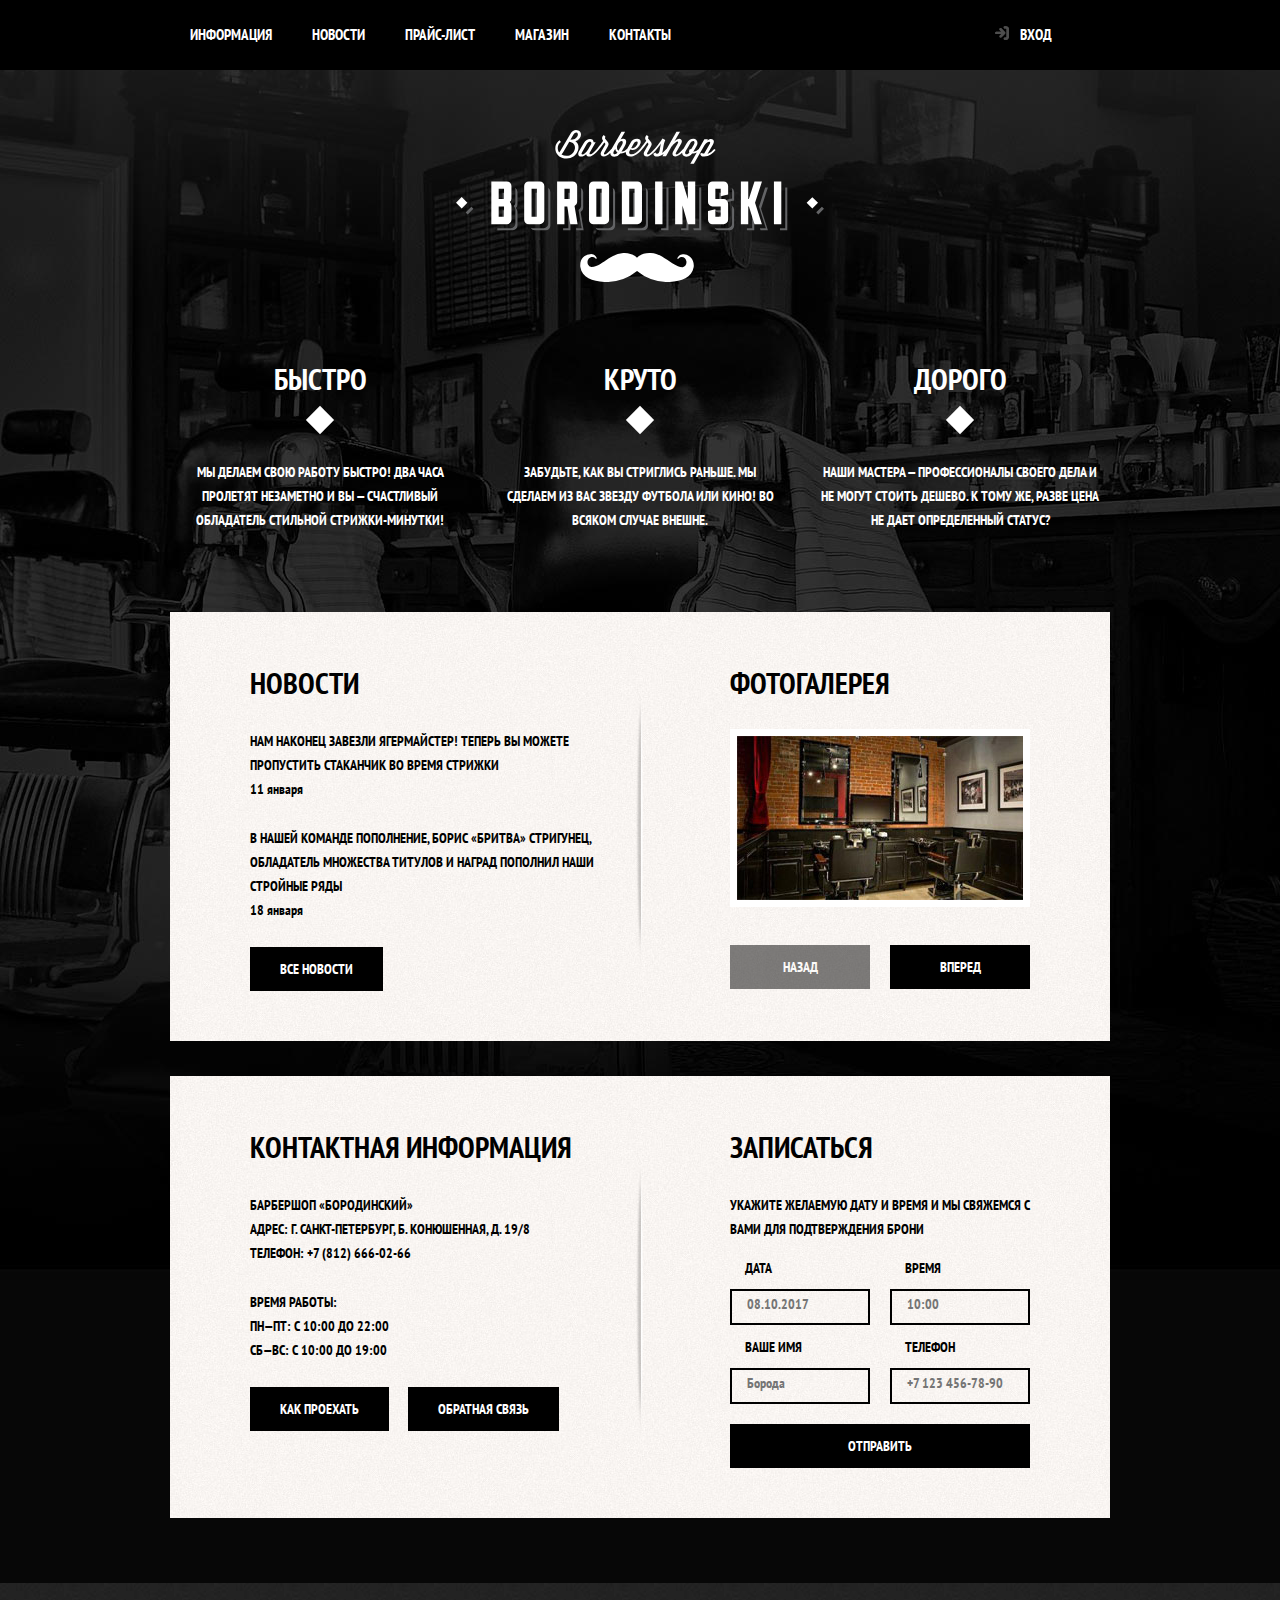
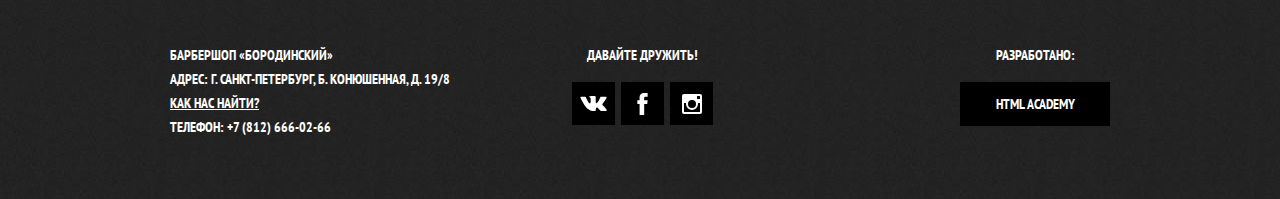
<file: index.html>
<!DOCTYPE html>
<html lang="ru">
  <head>
    <meta charset="UTF-8">
    <title>Барбершоп «Бородинский»</title>
    <link href="https://fonts.googleapis.com/css?family=PT+Sans+Narrow:400,700&amp;subset=cyrillic" rel="stylesheet">
    <link href="css/normalize.css" rel="stylesheet">
    <link href="css/style.css" rel="stylesheet">

  </head>
<body>
    <header class="main-header">
        <nav class="main-navigation">
            <a class="main-header-logo">
                <img src="img/index-logo.svg" width="368" height="153" alt="Логотип барбершопа «Бородинский»">
            </a>
            <div class="main-navigation-wrapper">
              <div class="container">
                <ul class="site-navigation">
                    <li>
                        <a href="info.html">Информация</a>
                    </li>
                    <li>
                        <a href="news.html">Новости</a>
                    </li>
                    <li>
                        <a href="price.html">Прайс-лист</a>
                    </li>
                    <li>
                        <a href="catalog.html">Магазин</a>
                    </li>
                    <li>
                        <a href="contacts.html">Контакты</a>
                    </li>
                </ul>
                <ul class="user-navigation">
                    <li>
                        <a onclick="return false" class="login-link" href="login.html">Вход</a>
                    </li>
                </ul>
              </div>
            </div>
        </nav>
    </header>
    <main >
        <div class="container">
        <h1 class="visually-hidden">Барбершоп «Бородинский»</h1>

        <section class="features">
            <h2 class="visually-hidden">Преимущества</h2>
            <ul class="features-list">
                <li class="feature-item">
                    <h3>Быстро</h3>
                    <p>Мы делаем свою работу быстро! Два часа пролетят незаметно и вы — счастливый обладатель стильной стрижки-минутки!</p>
                </li>
                <li class="feature-item">
                    <h3>Круто</h3>
                    <p>Забудьте, как вы стриглись раньше. Мы сделаем из вас звезду футбола или кино! Во всяком случае внешне.</p>
                </li>
                <li class="feature-item">
                    <h3>Дорого</h3>
                    <p>Наши мастера — профессионалы своего дела и не могут стоить дешево. К тому же, разве цена не дает определенный
                        статус?</p>
                </li>
            </ul>
        </section>

        <div class="index-columns">
        <section class="news">
            <h2>Новости</h2>
            <ul class="news-list">
                <li class="news-item">
                    <p>Нам наконец завезли Ягермайстер! Теперь вы можете пропустить стаканчик во время стрижки</p>
                    <time datetime="2016-01-11">11 января</time>
                </li>
                <li class="news-item">
                    <p>В нашей команде пополнение, Борис «Бритва» Стригунец, обладатель множества титулов и наград пополнил
                        наши стройные ряды</p>
                    <time datetime="2016-01-18">18 января</time>
                </li>
            </ul>
            <a class="button" href="news.html">Все новости</a>
        </section>

          <section class="gallery">
              <h2>Фотогалерея</h2>
              <div class="gallery-container">
                <figure class="gallery-content">
                    <a href="#">
                        <img src="img/studio.jpg" width="286" height="164" alt="Интерьер">
                    </a>
                </figure>
                <button class="button gallery-button gallery-button-back" type="button" disabled>Назад</button>
                <button class="button gallery-button gallery-button-next" type="button">Вперед</button>
              </div>
          </section>
        </div>
        
        <div class="index-columns">
        <section class="contacts">
            <h2>Контактная информация</h2>
            <p>
                Барбершоп «Бородинский»
                <br> Адрес: г. Санкт-Петербург, Б. Конюшенная, д. 19/8
                <br> Телефон: +7 (812) 666-02-66
            </p>
            <p>
                Время работы:
                <br> пн—пт: с 10:00 до 22:00
                <br> сб—вс: с 10:00 до 19:00
            </p>
            <a class="button contacts-button-map" href="map.html">Как проехать</a>
            <a class="button" href="contacts.html">Обратная связь</a>
        </section>

        <section class="appointment">
            <h2>Записаться</h2>
            <p class="appointment-info">Укажите желаемую дату и время и мы свяжемся с вами для подтверждения брони</p>
            <form class="appointment-form" action="https://echo.htmlacademy.ru" method="post">
                <p class="appointment-item">
                    <label for="appointment-date">Дата</label>
                    <input id="appointment-date" type="text" name="date" value="" placeholder="08.10.2017">
                </p>
                <p class="appointment-item">
                    <label for="appointment-time">Время</label>
                    <input id="appointment-time" type="text" name="time" value="" placeholder="10:00">
                </p>
                <p class="appointment-item">
                    <label for="appointment-name">Ваше имя</label>
                    <input id="appointment-name" type="text" name="name" value="" placeholder="Борода">
                </p>
                <p class="appointment-item">
                    <label for="appointment-phone">Телефон</label>
                    <input id="appointment-phone" type="tel" name="phone" value="" placeholder="+7 123 456-78-90">
                </p>
                <button class="button" type="submit">Отправить</button>
            </form>
        </section>
        </div>
      </div>
    </main>
    <footer class="main-footer">
        <div class="container">
          <p class="footer-contacts">
              Барбершоп «Бородинский»
              <br> Адрес: г. Санкт-Петербург, Б. Конюшенная, д. 19/8
              <br>
              <a href="map.html">Как нас найти?</a>
              <br> Телефон: +7 (812) 666-02-66
          </p>
          <div class="footer-social">
              <b>Давайте дружить!</b>
              <ul>
                  <li>
                      <a class="social-button" href="#"><span class="visually-hidden">Вконтакте</span>
                        <svg xmlns="http://www.w3.org/2000/svg" width="27" height="15" viewBox="0 0 26.14 14.91"><path d="M26 13.47l-.09-.17a13.55 13.55 0 0 0-2.6-3q-.87-.83-1.1-1.12A1 1 0 0 1 22 8a10.27 10.27 0 0 1 1.22-1.78l.88-1.16q2.35-3.13 2-4L26 .94a.8.8 0 0 0-.4-.22 2.14 2.14 0 0 0-.87 0h-3.92a.51.51 0 0 0-.27 0h-.3a.6.6 0 0 0-.15.14.93.93 0 0 0-.14.24 22.22 22.22 0 0 1-1.46 3.06q-.5.84-.93 1.46a7 7 0 0 1-.71.91 4.94 4.94 0 0 1-.52.47q-.23.18-.35.15l-.23-.05a.9.9 0 0 1-.31-.33 1.49 1.49 0 0 1-.16-.53V1.6a3.14 3.14 0 0 0 0-.62 2.12 2.12 0 0 0-.14-.44.73.73 0 0 0-.28-.33 1.57 1.57 0 0 0-.46-.18A9 9 0 0 0 12.57 0a8.93 8.93 0 0 0-3.25.33 1.83 1.83 0 0 0-.52.41q-.25.3-.07.33a1.67 1.67 0 0 1 1.16.59l.08.16a2.6 2.6 0 0 1 .19.63 6.32 6.32 0 0 1 .12 1 10.59 10.59 0 0 1 0 1.7q-.07.71-.13 1.1a2.21 2.21 0 0 1-.18.64 2.69 2.69 0 0 1-.16.3l-.07.07a1 1 0 0 1-.37.07.86.86 0 0 1-.46-.19 3.27 3.27 0 0 1-.56-.52 7 7 0 0 1-.66-.93q-.37-.6-.76-1.42l-.22-.39q-.2-.38-.56-1.11t-.62-1.43A.9.9 0 0 0 5.2.9h-.07a.93.93 0 0 0-.22-.16A1.44 1.44 0 0 0 4.6.65L.87.68A1 1 0 0 0 .1.94L0 1a.44.44 0 0 0 0 .22 1.08 1.08 0 0 0 .08.37Q.9 3.53 1.86 5.31t1.66 2.87Q4.23 9.27 5 10.24t1 1.24l.37.41.34.33a8.06 8.06 0 0 0 1 .78 16.34 16.34 0 0 0 1.4.9 7.6 7.6 0 0 0 1.79.72 6.19 6.19 0 0 0 2 .22h1.57a1.08 1.08 0 0 0 .72-.3l.05-.07a.9.9 0 0 0 .1-.25 1.38 1.38 0 0 0 0-.37 4.48 4.48 0 0 1 .09-1.05 2.77 2.77 0 0 1 .23-.71 1.74 1.74 0 0 1 .29-.4 1.19 1.19 0 0 1 .23-.2h.11a.86.86 0 0 1 .77.21 4.52 4.52 0 0 1 .83.79q.39.47.93 1.05a6.41 6.41 0 0 0 1 .87l.27.16a3.31 3.31 0 0 0 .71.3 1.53 1.53 0 0 0 .76.07l3.48-.05a1.58 1.58 0 0 0 .8-.17.68.68 0 0 0 .34-.37 1.06 1.06 0 0 0 0-.46 1.71 1.71 0 0 0-.1-.36z" fill="#fff"/></svg>
                      </a>
                  </li>
                  <li>
                      <a class="social-button" href="#"><span class="visually-hidden">Фейсбук</span>
                        <svg xmlns="http://www.w3.org/2000/svg" width="19" height="22" viewBox="0 0 10.15 21.74"><path d="M3.34 1.12A4.77 4.77 0 0 1 6.53 0h3.61v3.81H7.81a1.07 1.07 0 0 0-1.09.83v2.55h3.42c-.08 1.23-.24 2.45-.41 3.67h-3v10.87H2.21V10.86H0V7.21h2.19V3.66a3.83 3.83 0 0 1 1.15-2.54z" fill="#fff"/></svg>
                      </a>
                  </li>
                  <li>
                      <a class="social-button" href="#"><span class="visually-hidden">Инстаграм</span>
                        <svg xmlns="http://www.w3.org/2000/svg" width="20" height="20" viewBox="0 0 20 20"><path d="M18 0H2a2 2 0 0 0-2 2v16a2 2 0 0 0 2 2h16a2 2 0 0 0 2-2V2a2 2 0 0 0-2-2zm-8 6a4 4 0 1 1-4 4 4 4 0 0 1 4-4zM2.5 18a.47.47 0 0 1-.5-.5V9h2.1a3.4 3.4 0 0 0-.1 1 6 6 0 1 0 12 0 3.4 3.4 0 0 0-.1-1H18v8.5a.47.47 0 0 1-.5.5zM18 4.5a.47.47 0 0 1-.5.5h-2a.47.47 0 0 1-.5-.5v-2a.47.47 0 0 1 .5-.5h2a.47.47 0 0 1 .5.5z" fill="#fff"/></svg>
                      </a>
                  </li>
              </ul>
          </div>
          <p class="footer-copyright">
              <b>Разработано:</b>
              <a class="button" href="https://htmlacademy.ru">HTML Academy</a>
        </p>
        </div>
    </footer>

    <section class="modal modal-login ">
        <h2>Личный кабинет</h2>
        <p class="modal-description">Введите свой логин и пароль.</p>
        <form class="login-form" action="https://echo.htmlacademy.ru" method="post">
            <p>
                <label class="visually-hidden" for="user-login">Логин</label>
                <input class="login-icon-user" id="user-login" type="text" name="login" placeholder="Логин">
            </p>
            <p>
                <label class="visually-hidden" for="user-password">Пароль</label>
                <input class="login-icon-password" id="user-password" type="password" name="password" placeholder="Пароль">
            </p>
            <p class="login-help">
                <label class="login-checkbox">
                    <input type="checkbox" name="remember" class="visually-hidden">
                    <span class="checkbox-indicator"></span>
                    Запомните меня
                </label>
                <a class="restore" href="#">Я забыл пароль!</a>
            </p>
            <button class="button" type="submit">Войти</button>
        </form>
        <button class="modal-close" type="button">Закрыть</button>
    </section>

    <section class="modal modal-map">
        <h2 class="visually-hidden">Как до нас добраться</h2>
        <iframe src="https://www.google.com/maps/embed?pb=!1m18!1m12!1m3!1d1998.6117229570311!2d30.322478770456165!3d59.938584809965896!2m3!1f0!2f0!3f0!3m2!1i1024!2i768!4f13.1!3m3!1m2!1s0x4696310fca145cc1%3A0x42b32648d8238007!2z0JHQvtC70YzRiNCw0Y8g0JrQvtC90Y7RiNC10L3QvdCw0Y8g0YPQuy4sIDE5LzgsINCh0LDQvdC60YIt0J_QtdGC0LXRgNCx0YPRgNCzLCDQoNC-0YHRgdC40Y8sIDE5MTE4Ng!5e0!3m2!1sru!2ses!4v1540327232630" width="766" height="560"  allowfullscreen></iframe>
        <p>
            <img src="img/map.jpg" width="766" height="560" alt="Офис компании по адресу ул. Большая Конюшенная 19/8, Санкт-Петербург">
        </p>
        <button class="modal-close" type="button">Закрыть</button>
    </section>

<script src="script.js"></script>
</body>

</html>
</file>
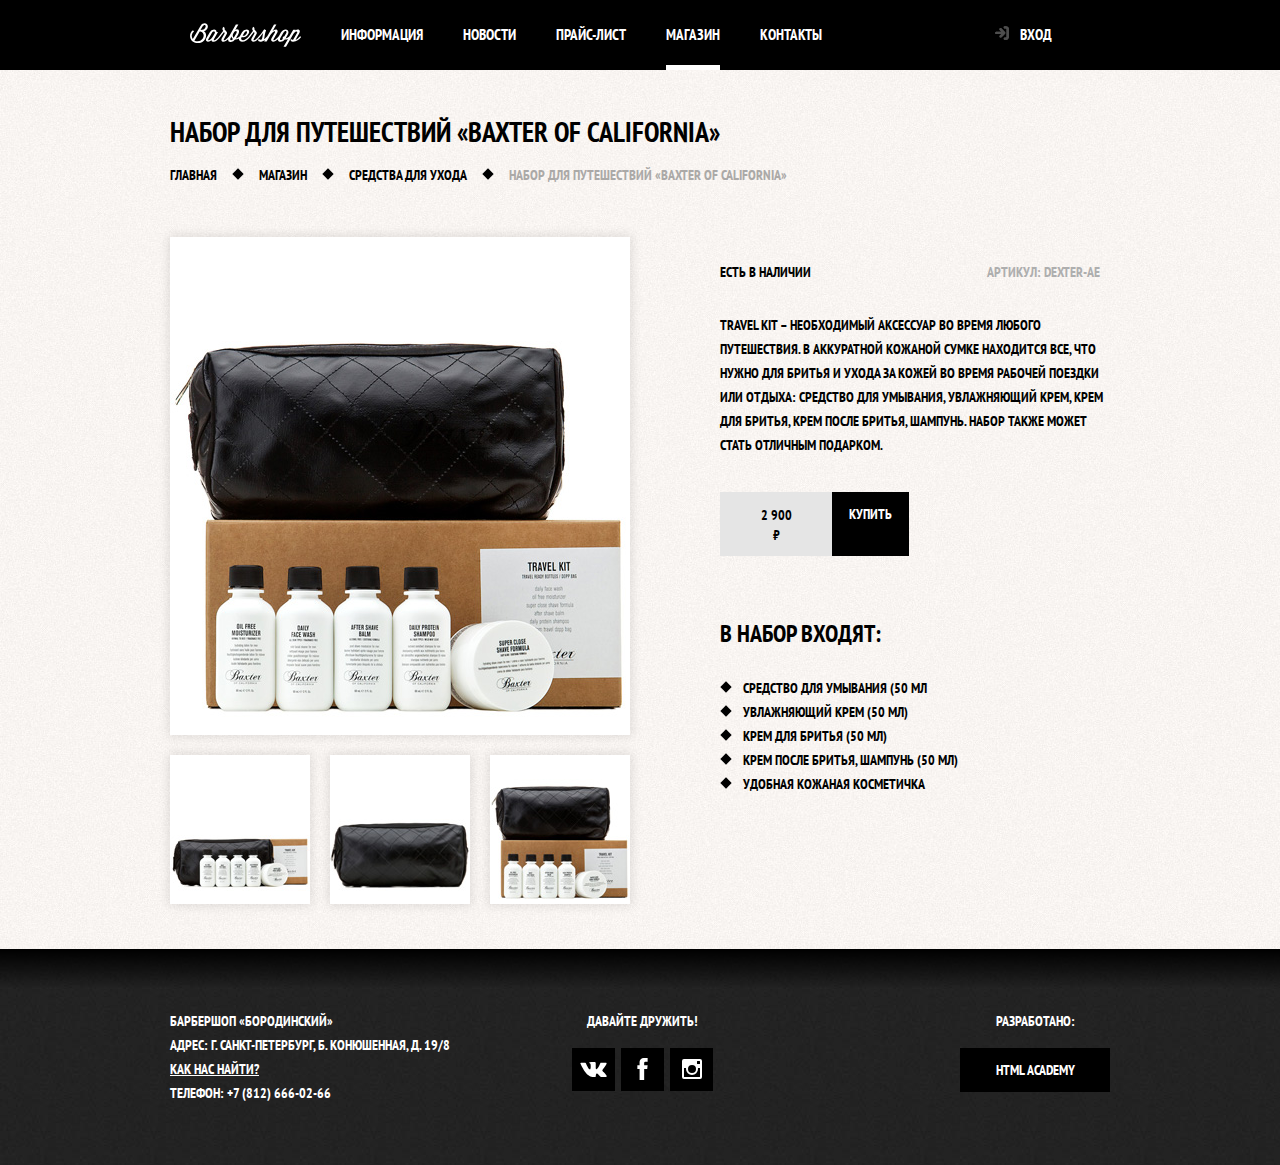
<file: catalog-item.html>
<!DOCTYPE html>
<html lang="ru">
<head>
    <meta charset="UTF-8">
    <title>Барбершоп «Бородинский»</title>
    <link href="https://fonts.googleapis.com/css?family=PT+Sans+Narrow:400,700&amp;subset=cyrillic" rel="stylesheet">
    <link href="css/normalize.css" rel="stylesheet">
    <link href="css/style.css" rel="stylesheet">
</head>
<body class="inner-page">
    <header class="main-header">
      <nav class="main-navigation container">
       <a class="main-header-logo" href="index.html">
          <img src="img/logo.svg" width="111" height="24" alt="Логотип барбершопа «Бородинский»">
        </a>
        <ul class="site-navigation">
           <li><a href="info.html">Информация</a></li>
           <li><a href="news.html">Новости</a></li>
           <li><a href="price.html">Прайс-лист</a></li>
           <li class="site-navigation-current"><a href="catalog.html">Магазин</a></li>
           <li><a href="contacts.html">Контакты</a></li>
        </ul>
        <ul class="user-navigation">
          <li>
            <a class="login-link" href="login.html">Вход</a>
          </li>   
        </ul>
       </nav>
    </header>
    <main>
    <div class="container">
    <h1>Набор для путешествий «Baxter of California»</h1>

      <ul class="breadcrumbs">
        <li><a href="index.html">Главная</a></li>
        <li><a href="catalog.html">Магазин</a></li>
        <li><a href="#">Средства для ухода</a></li>
        <li class="breadcrumbs-current">Набор для путешествий «Baxter of California»</li>
      </ul> 
      <div class="catalog-columns">
        <section class="product-photos">
          <h2 class="visually-hidden">Изображения товара</h2>
          <p class="product-photo-full">
            <img src="img/product-big.jpg" width="460" height="498" alt="Фото для набора">
          </p>
          <ul class="product-photo-preview">
            <li>
                <img src="img/product-small-1.jpg" width="140" height="149" alt="Фото в анфас">
            </li>
            <li>
                <img src="img/product-small-2.jpg" width="140" height="149" alt="Фото в профиль">
            </li>
            <li>
                <img src="img/product-small-3.jpg" width="140" height="149" alt="Фото отдельной части">
              </li>
          </ul>
        </section>  

        <section class="product-info">
          <h2 class="visually-hidden">Описание товара</h2>
            <div class="product-description">
                <p class="product-availability">Есть в наличии</p>
                <p class="product-article">Артикул: dexter-ae</p>
            </div>
          <p class="product-text">Travel Kit – необходимый аксессуар во время любого путешествия. В аккуратной кожаной сумке находится все, что нужно для бритья и ухода за кожей во время рабочей поездки или отдыха: средство для умывания, увлажняющий крем, крем для бритья, крем после бритья, шампунь. Набор также может стать отличным подарком.</p>
          <p class="product-price">
            <b>2 900 ₽</b>
            <a class="button" href="#">Купить</a>
          </p>
          <h3>В набор входят:</h3>
          <ul>
            <li>Средство для умывания (50 мл</li>
            <li>Увлажняющий крем (50 мл)</li>
            <li>Крем для бритья (50 мл)</li>
            <li>Крем после бритья, шампунь (50 мл)</li>
            <li>Удобная кожаная косметичка</li>
          </ul>
        </section>
      </div>
      </div>
    </main>
    <footer class="main-footer">
        <div class="container">
          <p class="footer-contacts">
              Барбершоп «Бородинский»
              <br> Адрес: г. Санкт-Петербург, Б. Конюшенная, д. 19/8
              <br>
              <a href="map.html">Как нас найти?</a>
              <br> Телефон: +7 (812) 666-02-66
          </p>
          <div class="footer-social">
              <b>Давайте дружить!</b>
              <ul>
                  <li>
                      <a class="social-button" href="#"><span class="visually-hidden">Вконтакте</span>
                        <svg xmlns="http://www.w3.org/2000/svg" width="27" height="15" viewBox="0 0 26.14 14.91"><path d="M26 13.47l-.09-.17a13.55 13.55 0 0 0-2.6-3q-.87-.83-1.1-1.12A1 1 0 0 1 22 8a10.27 10.27 0 0 1 1.22-1.78l.88-1.16q2.35-3.13 2-4L26 .94a.8.8 0 0 0-.4-.22 2.14 2.14 0 0 0-.87 0h-3.92a.51.51 0 0 0-.27 0h-.3a.6.6 0 0 0-.15.14.93.93 0 0 0-.14.24 22.22 22.22 0 0 1-1.46 3.06q-.5.84-.93 1.46a7 7 0 0 1-.71.91 4.94 4.94 0 0 1-.52.47q-.23.18-.35.15l-.23-.05a.9.9 0 0 1-.31-.33 1.49 1.49 0 0 1-.16-.53V1.6a3.14 3.14 0 0 0 0-.62 2.12 2.12 0 0 0-.14-.44.73.73 0 0 0-.28-.33 1.57 1.57 0 0 0-.46-.18A9 9 0 0 0 12.57 0a8.93 8.93 0 0 0-3.25.33 1.83 1.83 0 0 0-.52.41q-.25.3-.07.33a1.67 1.67 0 0 1 1.16.59l.08.16a2.6 2.6 0 0 1 .19.63 6.32 6.32 0 0 1 .12 1 10.59 10.59 0 0 1 0 1.7q-.07.71-.13 1.1a2.21 2.21 0 0 1-.18.64 2.69 2.69 0 0 1-.16.3l-.07.07a1 1 0 0 1-.37.07.86.86 0 0 1-.46-.19 3.27 3.27 0 0 1-.56-.52 7 7 0 0 1-.66-.93q-.37-.6-.76-1.42l-.22-.39q-.2-.38-.56-1.11t-.62-1.43A.9.9 0 0 0 5.2.9h-.07a.93.93 0 0 0-.22-.16A1.44 1.44 0 0 0 4.6.65L.87.68A1 1 0 0 0 .1.94L0 1a.44.44 0 0 0 0 .22 1.08 1.08 0 0 0 .08.37Q.9 3.53 1.86 5.31t1.66 2.87Q4.23 9.27 5 10.24t1 1.24l.37.41.34.33a8.06 8.06 0 0 0 1 .78 16.34 16.34 0 0 0 1.4.9 7.6 7.6 0 0 0 1.79.72 6.19 6.19 0 0 0 2 .22h1.57a1.08 1.08 0 0 0 .72-.3l.05-.07a.9.9 0 0 0 .1-.25 1.38 1.38 0 0 0 0-.37 4.48 4.48 0 0 1 .09-1.05 2.77 2.77 0 0 1 .23-.71 1.74 1.74 0 0 1 .29-.4 1.19 1.19 0 0 1 .23-.2h.11a.86.86 0 0 1 .77.21 4.52 4.52 0 0 1 .83.79q.39.47.93 1.05a6.41 6.41 0 0 0 1 .87l.27.16a3.31 3.31 0 0 0 .71.3 1.53 1.53 0 0 0 .76.07l3.48-.05a1.58 1.58 0 0 0 .8-.17.68.68 0 0 0 .34-.37 1.06 1.06 0 0 0 0-.46 1.71 1.71 0 0 0-.1-.36z" fill="#fff"/></svg>
                      </a>
                  </li>
                  <li>
                      <a class="social-button" href="#"><span class="visually-hidden">Фейсбук</span>
                        <svg xmlns="http://www.w3.org/2000/svg" width="19" height="22" viewBox="0 0 10.15 21.74"><path d="M3.34 1.12A4.77 4.77 0 0 1 6.53 0h3.61v3.81H7.81a1.07 1.07 0 0 0-1.09.83v2.55h3.42c-.08 1.23-.24 2.45-.41 3.67h-3v10.87H2.21V10.86H0V7.21h2.19V3.66a3.83 3.83 0 0 1 1.15-2.54z" fill="#fff"/></svg>
                      </a>
                  </li>
                  <li>
                      <a class="social-button" href="#"><span class="visually-hidden">Инстаграм</span>
                        <svg xmlns="http://www.w3.org/2000/svg" width="20" height="20" viewBox="0 0 20 20"><path d="M18 0H2a2 2 0 0 0-2 2v16a2 2 0 0 0 2 2h16a2 2 0 0 0 2-2V2a2 2 0 0 0-2-2zm-8 6a4 4 0 1 1-4 4 4 4 0 0 1 4-4zM2.5 18a.47.47 0 0 1-.5-.5V9h2.1a3.4 3.4 0 0 0-.1 1 6 6 0 1 0 12 0 3.4 3.4 0 0 0-.1-1H18v8.5a.47.47 0 0 1-.5.5zM18 4.5a.47.47 0 0 1-.5.5h-2a.47.47 0 0 1-.5-.5v-2a.47.47 0 0 1 .5-.5h2a.47.47 0 0 1 .5.5z" fill="#fff"/></svg>
                      </a>
                  </li>
              </ul>
          </div>
          <p class="footer-copyright">
              <b>Разработано:</b>
              <a class="button" href="https://htmlacademy.ru">HTML Academy</a>
        </p>
        </div>
    </footer>
  
    <section class="modal modal-login ">
        <h2>Личный кабинет</h2>
        <p class="modal-description">Введите свой логин и пароль.</p>
        <form class="login-form" action="https://echo.htmlacademy.ru" method="post">
            <p>
                <label class="visually-hidden" for="user-login">Логин</label>
                <input class="login-icon-user" id="user-login" type="text" name="login" placeholder="Логин">
            </p>
            <p>
                <label class="visually-hidden" for="user-password">Пароль</label>
                <input class="login-icon-password" id="user-password" type="password" name="password" placeholder="Пароль">
            </p>
            <p class="login-help">
                <label class="login-checkbox">
                    <input type="checkbox" name="remember" class="visually-hidden">
                    <span class="checkbox-indicator"></span>
                    Запомните меня
                </label>
                <a class="restore" href="#">Я забыл пароль!</a>
            </p>
            <button class="button" type="submit">Войти</button>
        </form>
        <button class="modal-close" type="button">Закрыть</button>
    </section>

    <section class="modal modal-map">
        <h2 class="visually-hidden">Как до нас добраться</h2>
        <p>
            <img src="img/map.jpg" width="780" height="560" alt="Офис компании по адресу ул. Большая Конюшенная 19/8, Санкт-Петербург">
        </p>
        <button class="modal-close" type="button">Закрыть</button>
    </section>
    <script src="script.js"></script>
</body>
</html>
</file>
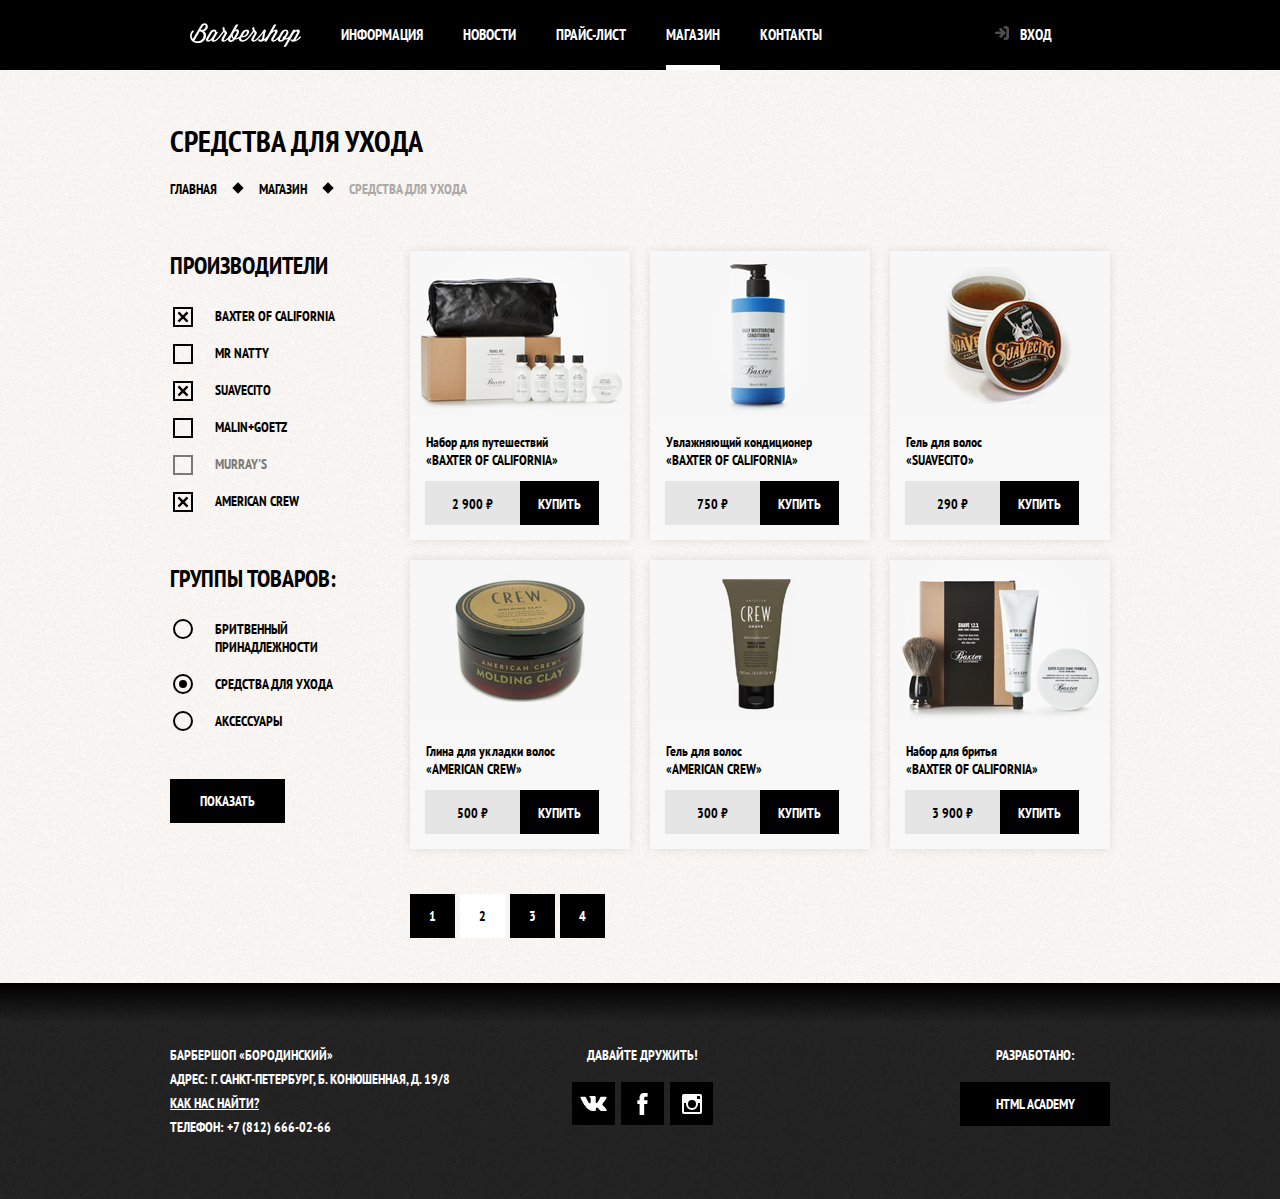
<file: catalog.html>
<!DOCTYPE html>
<html lang="ru">
<head>
    <meta charset="UTF-8">
    <title>Барбершоп «Бородинский»</title>
    <link href="https://fonts.googleapis.com/css?family=PT+Sans+Narrow:400,700&amp;subset=cyrillic" rel="stylesheet">
    <link href="css/normalize.css" rel="stylesheet">
    <link href="css/style.css" rel="stylesheet">
</head>
<body class="inner-page">
    <header class="main-header">
        <nav class="main-navigation container">
          <a class="main-header-logo" href="index.html">
           <img src="img/logo.svg" width="111" height="24" alt="Логотип барбершопа «Бородинский»">
         </a>
         <ul class="site-navigation">
             <li><a href="info.html">Информация</a></li>
             <li><a href="news.html">Новости</a></li>
             <li><a href="price.html">Прайс-лист</a></li>
             <li class="site-navigation-current"><a href="catalog.html">Магазин</a></li>
             <li><a href="contacts.html">Контакты</a></li>
            </ul>
            <ul class="user-navigation">
               <li>
            <a class="login-link" href="login.html">Вход</a>
          </li>      
            </ul>
          </nav>  
    </header>
      <main>
        <div class="container">
         <h1 class="page-tittle">Средства для ухода</h1>

         <ul class="breadcrumbs">
            <li><a href="index.html">Главная</a></li>
            <li><a href="catalog.html">Магазин</a></li>
            <li class="breadcrumbs-current">Средства для ухода</li>
         </ul>
         <div class="catalog-columns">
          <section class="filters">
             <h2 class="visually-hidden">Фильтр товаров</h2>
             <form action="http://echo.htmlacademy.ru" class="filter" method="get">
                <fieldset>
                   <legend>Производители</legend>
                   <ul>
                      <li class="filter-option">
                         <input class="visually-hidden filter-input filter-input-checkbox" type="checkbox" name="baxter-of-california" id="filter-baxter-of-california" checked>
                         <label for="filter-baxter-of-california">Baxter of California</label>
                      </li>
                      <li class="filter-option">
                         <input class="visually-hidden filter-input filter-input-checkbox" type="checkbox" name="mr-natty" id="filter-mr-natty" >
                         <label for="filter-mr-natty">Mr Natty</label>
                      </li>
                      <li class="filter-option">
                         <input class="visually-hidden filter-input filter-input-checkbox" type="checkbox" name="suavecito" id="filter-suavecito" checked>
                         <label for="filter-suavecito">Suavecito</label>
                      </li>
                      <li class="filter-option">
                         <input class="visually-hidden filter-input filter-input-checkbox" type="checkbox" name="malin-goetz" id="filter-malin-goetz">
                         <label for="filter-malin-goetz">Malin+Goetz</label>
                      </li>
                      <li class="filter-option">
                         <input class="visually-hidden filter-input filter-input-checkbox" type="checkbox" name="murrays" id="filter-murrays" disabled>
                         <label for="filter-murrays">Murray's</label>
                      </li>
                      <li class="filter-option">
                         <input class="visually-hidden filter-input filter-input-checkbox" type="checkbox" name="american-crew" id="filter-american-crew" checked>
                         <label for="filter-american-crew">American Crew</label>
                      </li>
                   </ul>
                </fieldset>
                <fieldset>
                   <legend>Группы товаров:</legend>     
                   <ul>
                       <li class="filter-option">
                         <input type="radio" class="visually-hidden filter-input filter-input-radio" name="product-group" value="shaving" id="filter-shave"> 
                         <label for="filter-shave">Бритвенный принадлежности</label>
                       </li>
                      <li class="filter-option">
                         <input type="radio" class="visually-hidden filter-input filter-input-radio" name="product-group" value="hair-care" id="filter-care" checked> 
                         <label for="filter-care">Средства для ухода</label>
                      </li>
                      <li class="filter-option">
                         <input type="radio" class="visually-hidden filter-input filter-input-radio" name="product-group" value="accessories" id="filter-accessories"> 
                         <label for="filter-accessories">Аксессуары</label>
                      </li>
                   </ul>
                </fieldset>
                <button type="submit" class="filter-button button">Показать</button>
             </form>
          </section>

          <section class="catalog">
             <h2 class="visually-hidden">Список средств для ухода</h2>
             <ul class="catalog-list">
                <li class="catalog-item">
                   <a href="catalog-item.html">
                       <h3>
                           <span class="catalog-category">Набор для путешествий</span>
                           <span class="catalog-item-title">«Baxter of California»</span>
                       </h3>
                       <p class="catalog-item-image">
                           <img src="img/product-1.jpg" width="220" height="165" alt="Набор для путешествий «Baxter of California»">
                       </p>
                   </a>
                       <p class="catalog-item-price">
                           <b>2 900 ₽</b>
                           <a class="button" href="#">Купить</a>
                       </p>
                </li>
                <li class="catalog-item">
                   <a href="catalog-item.html">
                       <h3>
                           <span class="catalog-category">Увлажняющий кондиционер </span>
                           <span class="catalog-item-title">«Baxter of California»</span>
                       </h3>
                    <p class="catalog-item-image">
                          <img src="img/product-2.jpg" width="220" height="165" alt="Увлажняющий кондиционер «Baxter of California»">
                    </p>
                   </a>
                   <p class="catalog-item-price">
                         <b>750 ₽</b>
                         <a class="button" href="#">Купить</a>
                   </p>
                </li> 
                <li class="catalog-item">
                   <a href="catalog-item.html">
                       <h3>
                         <span class="catalog-category">Гель для волос</span>
                         <span class="catalog-item-title">«Suavecito»</span>
                       </h3>
                       <p class="catalog-item-image">
                           <img src="img/product-3.jpg" width="220" height="165" alt="Гель для волос «Suavecito»">
                       </p>
                   </a>
                   <p class="catalog-item-price">
                         <b>290 ₽</b>
                         <a class="button" href="#">Купить</a>
                   </p>
                </li>
                <li class="catalog-item">
                   <a href="catalog-item.html">
                       <h3>
                           <span class="catalog-category">Глина для укладки волос </span>
                           <span class="catalog-item-title">«American crew»</span>
                       </h3>
                       <p class="catalog-item-image">
                           <img src="img/product-4.jpg" width="220" height="165" alt="Глина для укладки волос «American crew»">
                       </p>
                   </a>
                   <p class="catalog-item-price">
                          <b>500 ₽</b>
                          <a class="button" href="#">Купить</a>
                   </p>
                </li>
                <li class="catalog-item">
                   <a href="catalog-item.html">
                       <h3>
                           <span class="catalog-category">Гель для волос </span>
                           <span class="catalog-item-title">«American crew»</span>
                       </h3>
                       <p class="catalog-item-image">
                           <img src="img/product-5.jpg" width="220" height="165" alt="Гель для волос «American crew»">
                       </p>
                   </a>  
                    <p class="catalog-item-price">
                         <b>300 ₽</b>
                         <a class="button" href="#">Купить</a>
                   </p>
                </li>
                <li class="catalog-item">
                   <a href="catalog-item.html">
                       <h3>
                           <span class="catalog-category">Набор для бритья </span>
                           <span class="catalog-item-title">«Baxter of California»</span>
                       </h3>
                       <p class="catalog-item-image">
                           <img src="img/product-6.jpg" width="220" height="165" alt="Набор для бритья «Baxter of California»">
                       </p>
                   </a>  
                    <p class="catalog-item-price">
                         <b>3 900 ₽</b>
                         <a class="button" href="#">Купить</a>
                    </p>
                </li>                               
             </ul>
             <ul class="pagination-list">
                <li class="pagination-item"><a href="#">1</a></li>
                <li class="pagination-item pagination-item-current"><a>2</a></li>
                <li class="pagination-item"><a href="#">3</a></li>
                <li class="pagination-item"><a href="#">4</a></li>
             </ul>
          </section>
         </div>
        </div>
      </main>
    <footer class="main-footer">
        <div class="container">
          <p class="footer-contacts">
              Барбершоп «Бородинский»
              <br> Адрес: г. Санкт-Петербург, Б. Конюшенная, д. 19/8
              <br>
              <a href="map.html">Как нас найти?</a>
              <br> Телефон: +7 (812) 666-02-66
          </p>
          <div class="footer-social">
              <b>Давайте дружить!</b>
              <ul>
                  <li>
                      <a class="social-button" href="#"><span class="visually-hidden">Вконтакте</span>
                        <svg xmlns="http://www.w3.org/2000/svg" width="27" height="15" viewBox="0 0 26.14 14.91"><path d="M26 13.47l-.09-.17a13.55 13.55 0 0 0-2.6-3q-.87-.83-1.1-1.12A1 1 0 0 1 22 8a10.27 10.27 0 0 1 1.22-1.78l.88-1.16q2.35-3.13 2-4L26 .94a.8.8 0 0 0-.4-.22 2.14 2.14 0 0 0-.87 0h-3.92a.51.51 0 0 0-.27 0h-.3a.6.6 0 0 0-.15.14.93.93 0 0 0-.14.24 22.22 22.22 0 0 1-1.46 3.06q-.5.84-.93 1.46a7 7 0 0 1-.71.91 4.94 4.94 0 0 1-.52.47q-.23.18-.35.15l-.23-.05a.9.9 0 0 1-.31-.33 1.49 1.49 0 0 1-.16-.53V1.6a3.14 3.14 0 0 0 0-.62 2.12 2.12 0 0 0-.14-.44.73.73 0 0 0-.28-.33 1.57 1.57 0 0 0-.46-.18A9 9 0 0 0 12.57 0a8.93 8.93 0 0 0-3.25.33 1.83 1.83 0 0 0-.52.41q-.25.3-.07.33a1.67 1.67 0 0 1 1.16.59l.08.16a2.6 2.6 0 0 1 .19.63 6.32 6.32 0 0 1 .12 1 10.59 10.59 0 0 1 0 1.7q-.07.71-.13 1.1a2.21 2.21 0 0 1-.18.64 2.69 2.69 0 0 1-.16.3l-.07.07a1 1 0 0 1-.37.07.86.86 0 0 1-.46-.19 3.27 3.27 0 0 1-.56-.52 7 7 0 0 1-.66-.93q-.37-.6-.76-1.42l-.22-.39q-.2-.38-.56-1.11t-.62-1.43A.9.9 0 0 0 5.2.9h-.07a.93.93 0 0 0-.22-.16A1.44 1.44 0 0 0 4.6.65L.87.68A1 1 0 0 0 .1.94L0 1a.44.44 0 0 0 0 .22 1.08 1.08 0 0 0 .08.37Q.9 3.53 1.86 5.31t1.66 2.87Q4.23 9.27 5 10.24t1 1.24l.37.41.34.33a8.06 8.06 0 0 0 1 .78 16.34 16.34 0 0 0 1.4.9 7.6 7.6 0 0 0 1.79.72 6.19 6.19 0 0 0 2 .22h1.57a1.08 1.08 0 0 0 .72-.3l.05-.07a.9.9 0 0 0 .1-.25 1.38 1.38 0 0 0 0-.37 4.48 4.48 0 0 1 .09-1.05 2.77 2.77 0 0 1 .23-.71 1.74 1.74 0 0 1 .29-.4 1.19 1.19 0 0 1 .23-.2h.11a.86.86 0 0 1 .77.21 4.52 4.52 0 0 1 .83.79q.39.47.93 1.05a6.41 6.41 0 0 0 1 .87l.27.16a3.31 3.31 0 0 0 .71.3 1.53 1.53 0 0 0 .76.07l3.48-.05a1.58 1.58 0 0 0 .8-.17.68.68 0 0 0 .34-.37 1.06 1.06 0 0 0 0-.46 1.71 1.71 0 0 0-.1-.36z" fill="#fff"/></svg>
                      </a>
                  </li>
                  <li>
                      <a class="social-button" href="#"><span class="visually-hidden">Фейсбук</span>
                        <svg xmlns="http://www.w3.org/2000/svg" width="19" height="22" viewBox="0 0 10.15 21.74"><path d="M3.34 1.12A4.77 4.77 0 0 1 6.53 0h3.61v3.81H7.81a1.07 1.07 0 0 0-1.09.83v2.55h3.42c-.08 1.23-.24 2.45-.41 3.67h-3v10.87H2.21V10.86H0V7.21h2.19V3.66a3.83 3.83 0 0 1 1.15-2.54z" fill="#fff"/></svg>
                      </a>
                  </li>
                  <li>
                      <a class="social-button" href="#"><span class="visually-hidden">Инстаграм</span>
                        <svg xmlns="http://www.w3.org/2000/svg" width="20" height="20" viewBox="0 0 20 20"><path d="M18 0H2a2 2 0 0 0-2 2v16a2 2 0 0 0 2 2h16a2 2 0 0 0 2-2V2a2 2 0 0 0-2-2zm-8 6a4 4 0 1 1-4 4 4 4 0 0 1 4-4zM2.5 18a.47.47 0 0 1-.5-.5V9h2.1a3.4 3.4 0 0 0-.1 1 6 6 0 1 0 12 0 3.4 3.4 0 0 0-.1-1H18v8.5a.47.47 0 0 1-.5.5zM18 4.5a.47.47 0 0 1-.5.5h-2a.47.47 0 0 1-.5-.5v-2a.47.47 0 0 1 .5-.5h2a.47.47 0 0 1 .5.5z" fill="#fff"/></svg>
                      </a>
                  </li>
              </ul>
          </div>
          <p class="footer-copyright">
              <b>Разработано:</b>
              <a class="button" href="https://htmlacademy.ru">HTML Academy</a>
        </p>
        </div>
    </footer>
  
    <section class="modal modal-login ">
        <h2>Личный кабинет</h2>
        <p class="modal-description">Введите свой логин и пароль.</p>
        <form class="login-form" action="https://echo.htmlacademy.ru" method="post">
            <p>
                <label class="visually-hidden" for="user-login">Логин</label>
                <input class="login-icon-user" id="user-login" type="text" name="login" placeholder="Логин">
            </p>
            <p>
                <label class="visually-hidden" for="user-password">Пароль</label>
                <input class="login-icon-password" id="user-password" type="password" name="password" placeholder="Пароль">
            </p>
            <p class="login-help">
                <label class="login-checkbox">
                    <input type="checkbox" name="remember" class="visually-hidden">
                    <span class="checkbox-indicator"></span>
                    Запомните меня
                </label>
                <a class="restore" href="#">Я забыл пароль!</a>
            </p>
            <button class="button" type="submit">Войти</button>
        </form>
        <button class="modal-close" type="button">Закрыть</button>
    </section>

    <section class="modal modal-map">
        <h2 class="visually-hidden">Как до нас добраться</h2>
        <p>
            <img src="img/map.jpg" width="780" height="560" alt="Офис компании по адресу ул. Большая Конюшенная 19/8, Санкт-Петербург">
        </p>
        <button class="modal-close" type="button">Закрыть</button>
    </section> 
    <script src="script.js"></script>
</body>
</html>
</file>
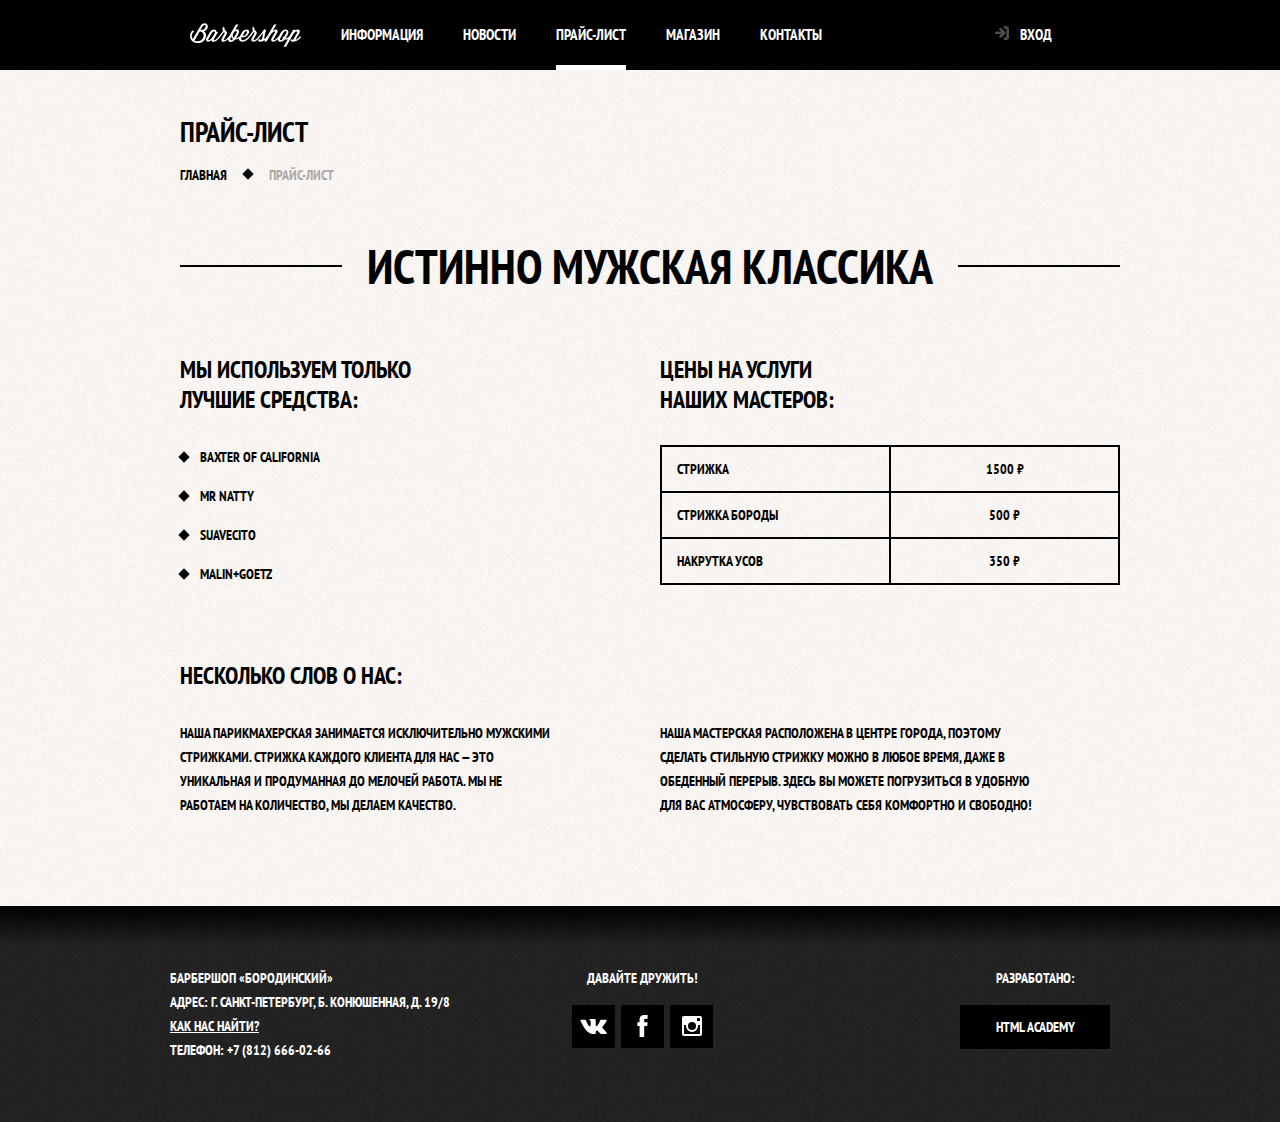
<file: price.html>
<!DOCTYPE html>
<html lang="ru">
<head>
    <meta charset="UTF-8">
    <title>Барбершоп «Бородинский»</title>
    <link href="https://fonts.googleapis.com/css?family=PT+Sans+Narrow:400,700&amp;subset=cyrillic" rel="stylesheet">
    <link href="css/normalize.css" rel="stylesheet">
    <link href="css/style.css" rel="stylesheet">
</head>
<body class="inner-page">
    <header class="main-header">
        <nav class="main-navigation container">
          <a class="main-header-logo" href="index.html">
           <img src="img/logo.svg" width="111" height="24" alt="Логотип барбершопа «Бородинский»">
         </a>
         <ul class="site-navigation">
             <li><a href="info.html">Информация</a></li>
             <li><a href="news.html">Новости</a></li>
             <li class="site-navigation-current"><a href="price.html">Прайс-лист</a></li>
             <li><a href="catalog.html">Магазин</a></li>
             <li><a href="contacts.html">Контакты</a></li>
            </ul>
            <ul class="user-navigation">
               <li>
            <a class="login-link" href="login.html">Вход</a>
          </li>      
            </ul>
          </nav>  
    </header>
  
  <main class="container">
    <div class="container">
    <div class="inner-page-container">
        <h1 class="page-title">Прайс-лист</h1>    
        <ul class="breadcrumbs">
          <li><a href="index.html">Главная</a></li>
          <li class="breadcrumbs-current">Прайс-лист</li>
        </ul> 
    </div>

    <section class="inner-content">
      
    <h2 class="big-heading">Истинно мужская классика</h2>

    <div class="inner-columns">
      <div class="inner-column-left">
         <h2>Мы используем только<br> лучшие средства:</h2>
        
                    <ul class="custom-list-1">
                        <li>Baxter of California</li>
                        <li>Mr Natty</li>
                        <li>Suavecito</li>
                        <li>Malin+Goetz</li>
                    </ul>

          </div>
          <div class="inner-column-right">
          <h2>Цены на услуги<br> наших мастеров:</h2>

                    <table class="custom-table-1">
                        <tr>
                            <td>Стрижка</td>
                            <td>1500 ₽</td>
                        </tr>
                        <tr>
                            <td>Стрижка бороды</td>
                            <td>500 ₽</td>
                        </tr>
                        <tr>
                            <td>Накрутка усов</td>
                            <td>350 ₽</td>
                        </tr>
                    </table>

            </div>      
      </div>

      <div class="inner-columns">
            <h2>Несколько слов о нас:</h2>
          <div class="inner-column-left">

            <p class="short-text">Наша парикмахерская занимается исключительно мужскими стрижками. Стрижка каждого клиента для нас — это
               уникальная и продуманная до мелочей работа. Мы не работаем на количество, мы делаем качество.</p>
          </div>

          <div class="inner-column-right">  
            <p class="short-text">Наша мастерская расположена в центре города, поэтому сделать стильную стрижку можно в любое время, даже
               в обеденный перерыв. Здесь вы можете погрузиться в удобную для вас атмосферу, чувствовать себя комфортно
               и свободно!</p>
          </div>

        </div>
    </section>
  </div>
  </main>

    <footer class="main-footer">
        <div class="container">
          <p class="footer-contacts">
              Барбершоп «Бородинский»
              <br> Адрес: г. Санкт-Петербург, Б. Конюшенная, д. 19/8
              <br>
              <a href="map.html">Как нас найти?</a>
              <br> Телефон: +7 (812) 666-02-66
          </p>
          <div class="footer-social">
              <b>Давайте дружить!</b>
              <ul>
                  <li>
                      <a class="social-button" href="#"><span class="visually-hidden">Вконтакте</span>
                        <svg xmlns="http://www.w3.org/2000/svg" width="27" height="15" viewBox="0 0 26.14 14.91"><path d="M26 13.47l-.09-.17a13.55 13.55 0 0 0-2.6-3q-.87-.83-1.1-1.12A1 1 0 0 1 22 8a10.27 10.27 0 0 1 1.22-1.78l.88-1.16q2.35-3.13 2-4L26 .94a.8.8 0 0 0-.4-.22 2.14 2.14 0 0 0-.87 0h-3.92a.51.51 0 0 0-.27 0h-.3a.6.6 0 0 0-.15.14.93.93 0 0 0-.14.24 22.22 22.22 0 0 1-1.46 3.06q-.5.84-.93 1.46a7 7 0 0 1-.71.91 4.94 4.94 0 0 1-.52.47q-.23.18-.35.15l-.23-.05a.9.9 0 0 1-.31-.33 1.49 1.49 0 0 1-.16-.53V1.6a3.14 3.14 0 0 0 0-.62 2.12 2.12 0 0 0-.14-.44.73.73 0 0 0-.28-.33 1.57 1.57 0 0 0-.46-.18A9 9 0 0 0 12.57 0a8.93 8.93 0 0 0-3.25.33 1.83 1.83 0 0 0-.52.41q-.25.3-.07.33a1.67 1.67 0 0 1 1.16.59l.08.16a2.6 2.6 0 0 1 .19.63 6.32 6.32 0 0 1 .12 1 10.59 10.59 0 0 1 0 1.7q-.07.71-.13 1.1a2.21 2.21 0 0 1-.18.64 2.69 2.69 0 0 1-.16.3l-.07.07a1 1 0 0 1-.37.07.86.86 0 0 1-.46-.19 3.27 3.27 0 0 1-.56-.52 7 7 0 0 1-.66-.93q-.37-.6-.76-1.42l-.22-.39q-.2-.38-.56-1.11t-.62-1.43A.9.9 0 0 0 5.2.9h-.07a.93.93 0 0 0-.22-.16A1.44 1.44 0 0 0 4.6.65L.87.68A1 1 0 0 0 .1.94L0 1a.44.44 0 0 0 0 .22 1.08 1.08 0 0 0 .08.37Q.9 3.53 1.86 5.31t1.66 2.87Q4.23 9.27 5 10.24t1 1.24l.37.41.34.33a8.06 8.06 0 0 0 1 .78 16.34 16.34 0 0 0 1.4.9 7.6 7.6 0 0 0 1.79.72 6.19 6.19 0 0 0 2 .22h1.57a1.08 1.08 0 0 0 .72-.3l.05-.07a.9.9 0 0 0 .1-.25 1.38 1.38 0 0 0 0-.37 4.48 4.48 0 0 1 .09-1.05 2.77 2.77 0 0 1 .23-.71 1.74 1.74 0 0 1 .29-.4 1.19 1.19 0 0 1 .23-.2h.11a.86.86 0 0 1 .77.21 4.52 4.52 0 0 1 .83.79q.39.47.93 1.05a6.41 6.41 0 0 0 1 .87l.27.16a3.31 3.31 0 0 0 .71.3 1.53 1.53 0 0 0 .76.07l3.48-.05a1.58 1.58 0 0 0 .8-.17.68.68 0 0 0 .34-.37 1.06 1.06 0 0 0 0-.46 1.71 1.71 0 0 0-.1-.36z" fill="#fff"/></svg>
                      </a>
                  </li>
                  <li>
                      <a class="social-button" href="#"><span class="visually-hidden">Фейсбук</span>
                        <svg xmlns="http://www.w3.org/2000/svg" width="19" height="22" viewBox="0 0 10.15 21.74"><path d="M3.34 1.12A4.77 4.77 0 0 1 6.53 0h3.61v3.81H7.81a1.07 1.07 0 0 0-1.09.83v2.55h3.42c-.08 1.23-.24 2.45-.41 3.67h-3v10.87H2.21V10.86H0V7.21h2.19V3.66a3.83 3.83 0 0 1 1.15-2.54z" fill="#fff"/></svg>
                      </a>
                  </li>
                  <li>
                      <a class="social-button" href="#"><span class="visually-hidden">Инстаграм</span>
                        <svg xmlns="http://www.w3.org/2000/svg" width="20" height="20" viewBox="0 0 20 20"><path d="M18 0H2a2 2 0 0 0-2 2v16a2 2 0 0 0 2 2h16a2 2 0 0 0 2-2V2a2 2 0 0 0-2-2zm-8 6a4 4 0 1 1-4 4 4 4 0 0 1 4-4zM2.5 18a.47.47 0 0 1-.5-.5V9h2.1a3.4 3.4 0 0 0-.1 1 6 6 0 1 0 12 0 3.4 3.4 0 0 0-.1-1H18v8.5a.47.47 0 0 1-.5.5zM18 4.5a.47.47 0 0 1-.5.5h-2a.47.47 0 0 1-.5-.5v-2a.47.47 0 0 1 .5-.5h2a.47.47 0 0 1 .5.5z" fill="#fff"/></svg>
                      </a>
                  </li>
              </ul>
          </div>
          <p class="footer-copyright">
              <b>Разработано:</b>
              <a class="button" href="https://htmlacademy.ru">HTML Academy</a>
        </p>
        </div>
    </footer>
  
    <section class="modal modal-login ">
        <h2>Личный кабинет</h2>
        <p class="modal-description">Введите свой логин и пароль.</p>
        <form class="login-form" action="https://echo.htmlacademy.ru" method="post">
            <p>
                <label class="visually-hidden" for="user-login">Логин</label>
                <input class="login-icon-user" id="user-login" type="text" name="login" placeholder="Логин">
            </p>
            <p>
                <label class="visually-hidden" for="user-password">Пароль</label>
                <input class="login-icon-password" id="user-password" type="password" name="password" placeholder="Пароль">
            </p>
            <p class="login-help">
                <label class="login-checkbox">
                    <input type="checkbox" name="remember" class="visually-hidden">
                    <span class="checkbox-indicator"></span>
                    Запомните меня
                </label>
                <a class="restore" href="#">Я забыл пароль!</a>
            </p>
            <button class="button" type="submit">Войти</button>
        </form>
        <button class="modal-close" type="button">Закрыть</button>
    </section>

    <section class="modal modal-map">
        <h2 class="visually-hidden">Как до нас добраться</h2>
        <p>
            <img src="img/map.jpg" width="780" height="560" alt="Офис компании по адресу ул. Большая Конюшенная 19/8, Санкт-Петербург">
        </p>
        <button class="modal-close" type="button">Закрыть</button>
    </section>
    <script src="script.js"></script>
</body>
</html>
</file>
<file: css/style.css>
body {
  margin: 0;
  padding: 0;

  font-family: "PT Sans Narrow", Arial, sans-serif;
  font-size: 14px;
  line-height: 24px;
  font-weight: 700;
  color: #ffffff;
  text-transform: uppercase;
  
  background-color: #000000;
  background-image: url("../img/bg.jpg");
  background-position: top center;
  background-repeat: no-repeat;
}

.inner-page {
  color: #000000;

  background-color: #f9f6f3;
  background-image: url("../img/pattern-light.jpg");
  background-position: 0 0;
  background-repeat: repeat;
}

a {
  text-decoration: none;
}   

img {
  max-width: 100%;
  height: auto;
}

.visually-hidden:not(:focus):not(:active),
input[type="checkbox"].visually-hidden,
input[type="radio"].visually-hidden {
position: absolute;

width: 1px;
height: 1px;
margin: -1px;
border: 0;
padding: 0;

white-space: nowrap;

-webkit-clip-path: inset(100%);

        clip-path: inset(100%);
clip: rect(0 0 0 0);
overflow: hidden;
}

.button {
  display: inline-block;
  margin-right: 16px;
  padding: 10px 30px;

  font: inherit;

  text-align: center;
  color: #ffffff;
  vertical-align: middle;
  text-transform: uppercase;

  background-color: #000000;
  border: none;
}

.button:hover,
.button:focus,
.button:active {
  background-color: #663d15;
}

.button.disabled,
.button:disabled {
  cursor: default;
  opacity: 0.5;
  background-color: #000000;
}

.container {
  width: 940px;
  margin: 0 auto;
  padding: 0 10px; 
  }

.main-header {
  margin-bottom: 75px;
}

.inner-page .main-header {
  margin-bottom: 50px;

  background-color: #000000;
}

.main-navigation{
  display: -webkit-box;
  display: -ms-flexbox;
  display: flex;
  -webkit-box-orient: vertical;
  -webkit-box-direction: normal;
      -ms-flex-direction: column;
          flex-direction: column;
  -webkit-box-align: center;
      -ms-flex-align: center;
          align-items: center;

  font-size: 15px;
  line-height: 20px;
  color: #ffffff;

  background-color: transparent;
}  

.inner-page .main-navigation {
  -webkit-box-align: start;
      -ms-flex-align: start;
          align-items: flex-start;
  -webkit-box-orient: horizontal;
  -webkit-box-direction: normal;
      -ms-flex-direction: row;
          flex-direction: row;
}

.main-header-logo {
  -webkit-box-ordinal-group: 3;
      -ms-flex-order: 2;
          order: 2;
  width: 368px;
  height: 153px;
}

.inner-page .main-header-logo {
  -webkit-box-ordinal-group: 1;
      -ms-flex-order: 0;
          order: 0;

  width: 111px;
  height: 24px;
  padding: 23px 20px;
}

.main-navigation-wrapper {
  width: 100%;
  margin-bottom: 60px;

  background-color: #000000;
}

.main-navigation-wrapper .container {
  display: -webkit-box;
  display: -ms-flexbox;
  display: flex;
  -webkit-box-pack: justify;
      -ms-flex-pack: justify;
          justify-content: space-between;
}

.site-navigation,
.user-navigation {
  list-style: none;
  margin: 0;
  padding: 0;
}

.site-navigation {
  display: -webkit-box;
  display: -ms-flexbox;
  display: flex;
  -ms-flex-wrap: wrap;
      flex-wrap: wrap;
  width: 620px;
}

.user-navigation {
  display: -webkit-box;
  display: -ms-flexbox;
  display: flex;
  width: 140px;
}

.inner-page .user-navigation {
  margin-left: auto;
}

.site-navigation a,
.user-navigation a {
  display: block;
  padding: 25px 20px;

  vertical-align: middle;
  color: #ffffff;
}

.site-navigation a:hover,
.site-navigation a:focus,
.user-navigation a:hover,
.user-navigation a:focus {
  background-color: #242424;
} 

.site-navigation-current {
  position: relative;
}

.site-navigation-current a[href] {
  pointer-events: none;
}

.site-navigation-current a:not([href]) {
  background-color: #000000;
}

.site-navigation-current::after {
  content: "";

  position: absolute;
  right: 20px;
  bottom: 0;
  left: 20px;

  height: 5px;
  background-color: #ffffff;
}

.user-navigation .login-link {
  position: relative;
  padding-left: 50px;
}

.login-link::before {
  content: "";

  position: absolute;
  top: 27;
  left: 24px;

  width: 15px;
  height: 18px;

  background-image: url("../img/login.svg");
  background-repeat: no-repeat;
  background-position: 0 0;

  opacity: 0.3;
}

.login-link:hover::before,
.login-link:focus::before,
.login-link:active::before {
  opacity: 1;
}

.features {
  margin-bottom: 80px;
}

.features-list {
  display: -webkit-box;
  display: -ms-flexbox;
  display: flex;
  -webkit-box-pack: justify;
      -ms-flex-pack: justify;
          justify-content: space-between;
  margin: 0;
  padding: 0;
  
  list-style: none;
}

.feature-item {
  width: 300px;

  text-align: center;
}

.feature-item h3{
  position: relative;

  margin: 0;
  margin-bottom: 60px;

  font-size: 30px;
  line-height: 42px;
}

.feature-item h3::after {
  content: "";

  position: absolute;
  bottom: -30px;
  left: 50%;

  width: 20px;
  height: 20px;
  margin-left: -10px;

  background-color: #ffffff;
  -webkit-transform: rotate(45deg);
      -ms-transform: rotate(45deg);
          transform: rotate(45deg);
}

.feature-item p {
  margin: 0 10px;
}

.index-columns {
  display: -webkit-box;
  display: -ms-flexbox;
  display: flex;
  -webkit-box-pack: justify;
      -ms-flex-pack: justify;
          justify-content: space-between;
  padding: 50px 80px;
  margin-bottom: 35px;

  color: #000000;

  background-color: #f8f3f0;
  background-image: 
    url("../img/line.png"),
    url("../img/pattern-light.jpg");
  background-position: center, 0 0;
  background-repeat: no-repeat, repeat;
}

.index-columns h2{
  margin: 0;
  margin-bottom: 25px;

  font-size: 30px;
  line-height: 42px;
}

.news {
  width: 380px;
}

.news-list {
  margin: 0;
  margin-bottom: 25px;
  padding: 0;

  list-style: none;
}

.news-item {
  margin-bottom: 25px;
}

.news-item p {
  margin: 0;
}

.gallery {
  width: 300px;
}

.gallery-container {
  position: relative;
  height: 260px;

}

.contacts {
  width: 380px;
}

.contacts p {
  margin: 0;
  margin-bottom: 25px;
}

.appointment {
  width: 300px;
}

.appointment-info {
  margin: 0;
  margin-bottom: 15px;
}

.appointment-form {
  display: -webkit-box;
  display: -ms-flexbox;
  display: flex;
  -ms-flex-wrap: wrap;
      flex-wrap: wrap;
  -webkit-box-pack: justify;
      -ms-flex-pack: justify;
          justify-content: space-between;
}

.appointment-item {
  width: 140px;
  margin: 0;
  margin-bottom: 10px
}

.appointment-item label {
  display: block;
  margin-bottom: 9px;
  margin-left: 15px;
}

.news-list time {
  text-transform: none;
}

.gallery-content {
  height: 164px;
  margin: 0;

  background-color: #cccccc;
  border: 7px solid #ffffff;
}

.gallery-content img {
  width: 286px;
  height: 164px;
}

.gallery-button {
  -webkit-box-sizing: border-box;
          box-sizing: border-box;
  position: absolute;
  bottom: 0;

  width: 140px;
  margin: 0;
}

.gallery-button-back {
  left: 0;
}

.gallery-button-next {
  right: 0;
}

.appointment-item input {
  -webkit-box-sizing: border-box;
          box-sizing: border-box;
  width: 140px;
  padding-right: 8px;
  padding-left: 15px;
  padding-right: 15px;
  padding-bottom: 7px;

  font: inherit;

  background-color: transparent;
  border: 2px solid #000000;
}

.appointment-item input:focus {
  border-color: #663d15;
}

.appointment .button {
  display: block;
  width: 100%;
  margin-top: 10px;
  margin-right: 0;
}

.page-tittle {
  margin: 0;
  margin-bottom: 15px;
  padding: 0;

  font-size: 30px;
  line-height: 42px;
}

.breadcrumbs {
  display: -webkit-box;
  display: -ms-flexbox;
  display: flex;
  -webkit-box-pack: start;
      -ms-flex-pack: start;
          justify-content: flex-start;
  -ms-flex-wrap: wrap;
      flex-wrap: wrap;
  padding: 0;
  margin: 0;
  margin-bottom: 50px;

  list-style: none;
}

.breadcrumbs li {
  position: relative;

  margin-right: 42px;
}

.breadcrumbs li:last-child {
  margin-right: 0;
}

.breadcrumbs li::after {
  content: "";

  position: absolute;
  top: 7px;
  right: -25px;

  width: 8px;
  height: 8px;

  background-color: #000000;

  -webkit-transform: rotate(45deg);

      -ms-transform: rotate(45deg);

          transform: rotate(45deg);
}

.breadcrumbs a {
  color: #000000;
}

.breadcrumbs a:hover,
.breadcrumbs a:focus {
  text-decoration: underline;
}

.breadcrumbs-current{
  color: #aba9a7;
}

.breadcrumbs-current::after{
  display: none;
}

.catalog-columns {
  display: -webkit-box;
  display: -ms-flexbox;
  display: flex;
  -webkit-box-pack: justify;
      -ms-flex-pack: justify;
          justify-content: space-between;
}

.filters {
  width: 180px;
}

.filter fieldset {
  padding: 0;
  margin: 0;
  margin-bottom: 30px;

  border: none;
}

.filter fieldset:first-child {
  margin-bottom: 35px;
}

.filter legend {
  margin-bottom: 26px;

  font-size: 24px;
  line-height: 30px;
}

.filters ul {
  margin: 0;
  padding: 0;

  list-style: none;
  line-height: 18px;
}

.filter-option {
  margin-bottom: 19px;
  padding-left: 45px;
}

.filter-option label {
  position: relative;

  display: block;

  cursor: pointer;
  -webkit-user-select: none;
     -moz-user-select: none;
      -ms-user-select: none;
          user-select: none;

}

.filter-input:hover + label,
.filter-input:focus + label {
  color: #663d15;
}

.filter-input-checkbox + label::before {
  content: "";
  position: absolute;
  left: -42px;
  top: 0;

  width: 16px;
  height: 16px;

  border: 2px solid #000000;
}

.filter-input-checkbox:checked + label::after {
content: "";

position: absolute;
top: 4px;
left: -38px;

width: 12px;
height: 12px;

background-image: url("../img/cross.svg");
background-repeat: no-repeat;
background-position: 0 0;
}

.filter-input-radio + label::before {
  content: "";

  position: absolute;
  left: -42px;
  top: -1px;

  width: 16px;
  height: 16px;

  border: 2px solid #000000;
  border-radius: 50%;
}

.filter-input-radio:checked + label::after {
  content: "";

  position: absolute;
  top: 5px;
  left: -36px;

  width: 8px;
  height: 8px;

  background-color: #000000;
  border-radius: 50%;
}

.filter-input:disabled +label {
  color: #000000;

  opacity: 0.5;
}

.catalog {
  width: 700px;
}

.catalog-list {
  display: -webkit-box;
  display: -ms-flexbox;
  display: flex;
  -ms-flex-wrap: wrap;
      flex-wrap: wrap;
  margin: 0;
  padding: 0;
  margin-bottom: 25px;

  list-style: none;
}

.catalog-item {
  width: 220px;
  margin-bottom: 20px;
  margin-right: 20px;

  background-color: #f8f8f8;
  -webkit-box-shadow: 0 0 10px rgba(0, 0, 0, 0.1);
          box-shadow: 0 0 10px rgba(0, 0, 0, 0.1);
}

.catalog-item:nth-child(3n) {
  margin-right: 0;
}

.catalog-item:hover{
  -webkit-box-shadow: 0 0 10px rgba(0, 0, 0, 0.2);
          box-shadow: 0 0 10px rgba(0, 0, 0, 0.2);
}

.catalog-item a{
  display: -webkit-box;
  display: -ms-flexbox;
  display: flex;
  -webkit-box-orient: vertical;
  -webkit-box-direction: normal;
      -ms-flex-direction: column;
          flex-direction: column;

  color: #000000;
}

.catalog-item h3 {
  -webkit-box-ordinal-group: 2;
      -ms-flex-order: 1;
          order: 1;

  margin-top: 17px;
  margin-bottom: 12px;
  margin-left: 16px;
  margin-right: 15px;

  font-size: 14px;
  line-height: 18px;
}

.catalog-category{
  display: block;

  text-transform: none;
}

.catalog-item-image {
  width: 220px;
  height: 165px;
  margin: 0;
}

.catalog-item-price {
  display: -webkit-box;
  display: -ms-flexbox;
  display: flex;
  margin: 15px;
  margin-top: 0;
}

.catalog-item-price b {
  width: 112px;
  padding: 13px 25px 11px;

  font-size: 14px;
  line-height: 20px;
  text-align: center;

  background-color: #e5e5e5;
}

.catalog-item-price .button {
  width: 50px;
  padding: 13px 18px 11px;

  line-height: 20px;
  color: #ffffff;
}

.pagination-list {
  display: -webkit-box;
  display: -ms-flexbox;
  display: flex;
  -ms-flex-wrap: wrap;
      flex-wrap: wrap;
  margin: 0;
  padding: 0;

  list-style: none;
}

.pagination-item {
  margin-right: 5px;
}

.pagination-item:last-child {
  margin-right: 0;
}

.pagination-item a {
  display: block;
  padding: 10px 19px;

  color: #ffffff;

  background-color: #000000;
}

.pagination-item-current a{
  color: #000000;

  background-color: #ffffff;
}

.pagination-item a:hover,
.pagination-item a:focus,
.pagination-item a:active {
  color: #000000;

  background-color: #663d15;
}

.product-photos {
  width: 460px;
}

.product-photo-preview {
  display: -webkit-box;
  display: -ms-flexbox;
  display: flex;
  padding: 0;
  margin: 0;

  list-style: none;
}

.product-photo-preview li {
  margin-right: 20px;
  width: 140px;
  height: 149px;

  -webkit-box-shadow: 0 0 10px 2px rgba(0, 0, 0, 0.1);

          box-shadow: 0 0 10px 2px rgba(0, 0, 0, 0.1);
}

.product-photo-preview li:nth-child(3n){

  margin-right: 0;
}

.product-photo-full {
  margin: 0;
  margin-bottom: 20px;
  width: 460px;
  height: 498px;

  -webkit-box-shadow: 0 0 10px 2px rgba(0, 0, 0, 0.1);

          box-shadow: 0 0 10px 2px rgba(0, 0, 0, 0.1);
}

.product-description {
  display: -webkit-box;
  display: -ms-flexbox;
  display: flex;
  -webkit-box-pack: justify;
      -ms-flex-pack: justify;
          justify-content: space-between;
  padding-right: 10px;
  margin-bottom: 29px;
}

.product-description p{
  width: 200px;
}

.product-price b {
  width: 112px;
  padding-top: 13px;
  padding-left: 36px;
  padding-right: 36px;
  padding-bottom: 11px;

  line-height: 20px;
  text-align: center;

  background-color: #e5e5e5;
  -webkit-box-sizing: border-box;
          box-sizing: border-box;
}

.product-price .button {
  padding-left: 17px;
  padding-right: 17px;
}

.product-article {
  text-align: right;
  color: #aeaeae;
}

.product-info {
  width: 390px;
  padding-top: 23px;
}

.product-info p {
  margin: 0;
}

.product-info ul {
  margin: 0;
  padding: 0;

 list-style: none;
}

.product-info li {
  position: relative;
  padding-left: 23px;
}

.product-info li::before {
  content: "";

  position: absolute;
  top: 7px;
  left: 2px;

  width: 8px;
  height: 8px;

  background-color: #000000;
  -webkit-transform: rotate(45deg);
      -ms-transform: rotate(45deg);
          transform: rotate(45deg);

}

.product-info h3 {
  margin: 0;
  margin-bottom: 27px;

  font-size: 24px;
  line-height: 30px;
}

.product-info .product-text {
  margin-bottom: 35px;
}

.product-info .product-price {
  display: -webkit-box;
  display: -ms-flexbox;
  display: flex;
  margin-bottom: 63px;
}

.inner-content {
  margin-bottom: 75px;
}

.inner-content h2 {
  margin-top: 60px;
  margin-bottom: 30px;

  font-size: 24px;
  line-height: 30px;
}

.inner-content h3 {
  margin-top: 60px;
  margin-bottom: 30px;

  font-size: 20px;
  line-height: 24px;
}

.inner-content h2 + h3 {
  margin-top: 30px;
}

.inner-content p {
  margin: 14px 0;
}

.inner-content table {
  border-collapse: collapse;
}

.inner-content td {
  padding: 10px 15px;

  border: 2px solid #000000;
}

.inner-content .big-heading {
  display: -webkit-box;
  display: -ms-flexbox;
  display: flex;
  -webkit-box-align: center;
      -ms-flex-align: center;
          align-items: center;

  margin-top: 55px;
  margin-bottom: 65px;

  font-size: 48px;
  line-height: 48px;
  text-align: center;
}

.big-heading::before,
.big-heading::after {
  content: "";

  -webkit-box-flex: 1;

      -ms-flex-positive: 1;

          flex-grow: 1;
  -ms-flex-negative: 0;
      flex-shrink: 0;

  width: 50px;
  height: 2px;

  background-color: #000000;
}

.big-heading::before {
  margin-right: 25px;
}

.big-heading::after {
  margin-left: 25px;
}

.custom-list-1 {
  margin: 14px 0;
  padding: 0;

  list-style: none;
}

.custom-list-1 li {
  position: relative;

  margin-bottom: 15px;
  padding-left: 20px;
}

.custom-list-1 li::before {
  content: "";

  position: absolute;
  top: 8px;
  left: 0px;

  width: 8px;
  height: 8px;

  background-color: #000000;
  -webkit-transform: rotate(45deg);
      -ms-transform: rotate(45deg);
          transform: rotate(45deg);
}

.custom-table-1 {
  width: 100%;
}

.custom-table-1 td {
  width: 50%;
}

.custom-table-1 td:last-child {
  text-align: center;
}

.inner-columns {
  display: -webkit-box;
  display: -ms-flexbox;
  display: flex;
  -webkit-box-pack: justify;
      -ms-flex-pack: justify;
          justify-content: space-between;
  -ms-flex-wrap: wrap;
      flex-wrap: wrap;
  margin: 60px 0;
}

.inner-column-left,
.inner-column-right {
  width: 460px;
}

.inner-column-left *:first-child,
.inner-column-right *:first-child {
  margin-top: 0;
}

.inner-column-left *:last-child,
.inner-column-right *:last-child {
  margin-top: 0;
}

.inner-columns > h2:first-child {
  width: 460px;
  margin-top: 0;
  margin-right: 460px;
  margin-right: calc(100% - 460px);
}

.short-text {
  padding-right: 80px;
}

@-webkit-keyframes bounce {
  0% {
    -webkit-transform: translateY(-2000px);
            transform: translateY(-2000px);
  }

  70% {
    -webkit-transform: translateY(30px);
            transform: translateY(30px);
  }

  90% {
    -webkit-transform: translateY(-10px);
            transform: translateY(-10px);
  }

  100% {
    -webkit-transform: translateY(0px);
            transform: translateY(0px);
  }
}

@keyframes bounce {
  0% {
    -webkit-transform: translateY(-2000px);
            transform: translateY(-2000px);
  }

  70% {
    -webkit-transform: translateY(30px);
            transform: translateY(30px);
  }

  90% {
    -webkit-transform: translateY(-10px);
            transform: translateY(-10px);
  }

  100% {
    -webkit-transform: translateY(0px);
            transform: translateY(0px);
  }
}

@-webkit-keyframes shake {
  0%,
  100% {
    -webkit-transform: translateX(0);
            transform: translateX(0);
  }

  10%,
  30%,
  50%,
  70%,
  90% {
    -webkit-transform: translatex(-10px);
            transform: translatex(-10px);
  }

  20%,
  40%,
  60%,
  80% {
    -webkit-transform: translatex(10px);
            transform: translatex(10px);
  }
}

@keyframes shake {
  0%,
  100% {
    -webkit-transform: translateX(0);
            transform: translateX(0);
  }

  10%,
  30%,
  50%,
  70%,
  90% {
    -webkit-transform: translatex(-10px);
            transform: translatex(-10px);
  }

  20%,
  40%,
  60%,
  80% {
    -webkit-transform: translatex(10px);
            transform: translatex(10px);
  }
}

.main-footer {
  padding: 60px 0;
  margin-top: 65px;

  color: #ffffff;

  background-color: #212121;
  background-image: url("../img/pattern-dark.jpg");
  background-position: 0 0;
  background-repeat: repeat;
}

.inner-page .main-footer {
  margin-top: 45px;

  background-image:
    -webkit-gradient(linear, left top, left bottom, from(black), to(transparent)),
    url("../img/pattern-dark.jpg");

  background-image:
    -webkit-linear-gradient(top, black, transparent),
    url("../img/pattern-dark.jpg");

  background-image:
    -o-linear-gradient(top, black, transparent),
    url("../img/pattern-dark.jpg");

  background-image:
    linear-gradient(to bottom, black, transparent),
    url("../img/pattern-dark.jpg");
  background-size: 10px 40px, auto;
  background-position: 0 0;
  background-repeat: repeat-x, repeat;
}


.main-footer .container {
  display: -webkit-box;
  display: -ms-flexbox;
  display: flex;
}

.footer-contacts {
  width: 320px;
  margin: 0;
  margin-right: 80px;
}

.footer-contacts a {
  color: #ffffff;
  text-decoration: underline;
}

.footer-contacts a:hover,
.footer-contacts a:focus {
  text-decoration: none;
}

.footer-social {
  width: 145px;

  text-align: center;
}

.footer-social ul {
  display: -webkit-box;
  display: -ms-flexbox;
  display: flex;
  -ms-flex-wrap: wrap;
      flex-wrap: wrap;
  -webkit-box-pack: justify;
      -ms-flex-pack: justify;
          justify-content: space-between;
  width: 141px;
  margin: 0 auto;
  padding: 0;

  list-style: none;
}

.footer-social b {
  display: block;
  margin-bottom: 15px;
}

.social-button {
  display: -webkit-box;
  display: -ms-flexbox;
  display: flex;
  -webkit-box-align: center;
      -ms-flex-align: center;
          align-items: center;
  -webkit-box-pack: center;
      -ms-flex-pack: center;
          justify-content: center;
  width: 43px;
  height: 43px;

  background-color: #000000;
}

.social-button:hover,
.social-button:focus {
  background-color: #ffffff;
}

.social-button:hover path,
.social-button:focus path {
  fill: #000000;
}

.footer-copyright {
  width: 150px;
  margin: 0;
  margin-left: auto;

  text-align: center;
}

.footer-copyright .button {
  display: block;
  margin-right: 0;
}

.footer-copyright b {
  display: block;
  margin-bottom: 15px
}

.footer-copyright .button:hover,
.footer-copyright .button:focus {
  color: #000000;

  background-color: #ffffff;
}

.modal {
  position: fixed;

  color: #000000;

  display: none;

  background-color: #f8f3f0;
  background-image: url("../img/pattern-light.jpg");
  background-position: 0 0;
  background-repeat: repeat;
  -webkit-box-shadow: 0 30px 50px rgba(0, 0, 0, 0.7);
          box-shadow: 0 30px 50px rgba(0, 0, 0, 0.7);
}

.modal-show {
  display: block;

  -webkit-animation: bounce 0.6s;

          animation: bounce 0.6s;
}

.modal-error {
  -webkit-animation: shake 0.6s;
          animation: shake 0.6s;
}

.modal-login {
  top: 120px;
  left: 50%;

  width: 300px;
  margin-left: -230px;
  padding: 50px 80px;
}

.modal-close {
  position: absolute;
  top: 0;
  right: -34px;

  width: 22px;
  height: 22px;

  font-size: 0;

  background-color: transparent;
  border: 0;
  cursor: pointer;
}

.modal-close::before,
.modal-close::after {
  content: "";

  position: absolute;
  top: 10px;
  left: 2px;

  width: 19px;
  height: 3px;

  background-color: #d0d0d0; 
}

.modal-close::before {
  -webkit-transform: rotate(45deg);
      -ms-transform: rotate(45deg);
          transform: rotate(45deg);
}

.modal-close::after {
  -webkit-transform: rotate(-45deg);
      -ms-transform: rotate(-45deg);
          transform: rotate(-45deg);
}

.modal h2 {
  margin: 0;
  margin-bottom: 20px;

  font-size: 30px;
  line-height: 42px;
}

.modal-description {
  margin: 0;
  margin-bottom: 10px;
}

.login-form p {
  margin: 0;
  margin-bottom: 10px;
}



.login-form input[type="text"],
.login-form input[type="password"] {
  -webkit-box-sizing: border-box;
          box-sizing: border-box;
  width: 300px;
  padding: 10px 15px;
  padding-right: 40px;

  font: inherit;
  color: #000000;
  text-transform: uppercase;

  background-color: #f9f6f3;
  border: 2px solid #000000;
}

.login-form input:focus {
  border-color: #663d15;
}

.login-form .login-help {
  display: -webkit-box;
  display: -ms-flexbox;
  display: flex;
  -ms-flex-wrap: wrap;
      flex-wrap: wrap;
  -webkit-box-pack: justify;
      -ms-flex-pack: justify;
          justify-content: space-between;
  margin: 15px 0;
}

.login-icon-user {
  background-image: url("../img/user.svg");
  background-position: 270px center;
  background-repeat: no-repeat;
}

.login-icon-password {
  background-image: url("../img/lock.svg");
  background-position: 270px center;
  background-repeat: no-repeat;
}

.login-checkbox {
  position: relative;

  padding-left: 30px;

  cursor: pointer;
}


.login-checkbox:hover,
.login-checkbox:focus {
  color: #663d15;
}

.login-checkbox input[type="checkbox"] + .checkbox-indicator {
  position: absolute;
  top: 0;
  left: 0;

  width: 17px;
  height: 17px;

  border: 2px solid #000000;
}

.login-checkbox input[type="checkbox"]:focus + .checkbox-indicator {
  border-color: #663d15;
  outline: thin dotted;
  outline: 5px auto -webkit-focus-ring-color;
}

.login-checkbox input[type="checkbox"]:checked + .checkbox-indicator::before,
.login-checkbox input[type="checkbox"]:checked + .checkbox-indicator::after {
  content: "";

  position: absolute;
  top: 8px;
  left: 1px;

  width: 15px;
  height: 2px;

  background-color: #000000;
}

.login-checkbox input[type="checkbox"]:checked + .checkbox-indicator::before {
  -webkit-transform: rotate(45deg);
      -ms-transform: rotate(45deg);
          transform: rotate(45deg);
}

.login-checkbox input[type="checkbox"]:checked + .checkbox-indicator::after {
  -webkit-transform: rotate(-45deg);
      -ms-transform: rotate(-45deg);
          transform: rotate(-45deg);
}

.restore {
  color: #000000;
  text-decoration: underline;
}

.restore:hover,
.restore:focus {
  text-decoration: none;
}

.login-form .button {
  width: 100%;
  margin-right: 0;
}

.modal-map {
  top: 50%;
  left: 50%;

  width: 766px;
  height: 561px;
  margin-top: -280px;
  margin-left: -390px;

  border: 7px solid white;
}

.modal-map p {
  position: absolute;
  top: 0;
  left: 0;
  z-index: 1;

  margin: 0;
}

.modal-map iframe {
  position: relative;
  z-index: 2;

  border: none;
}
</file>
